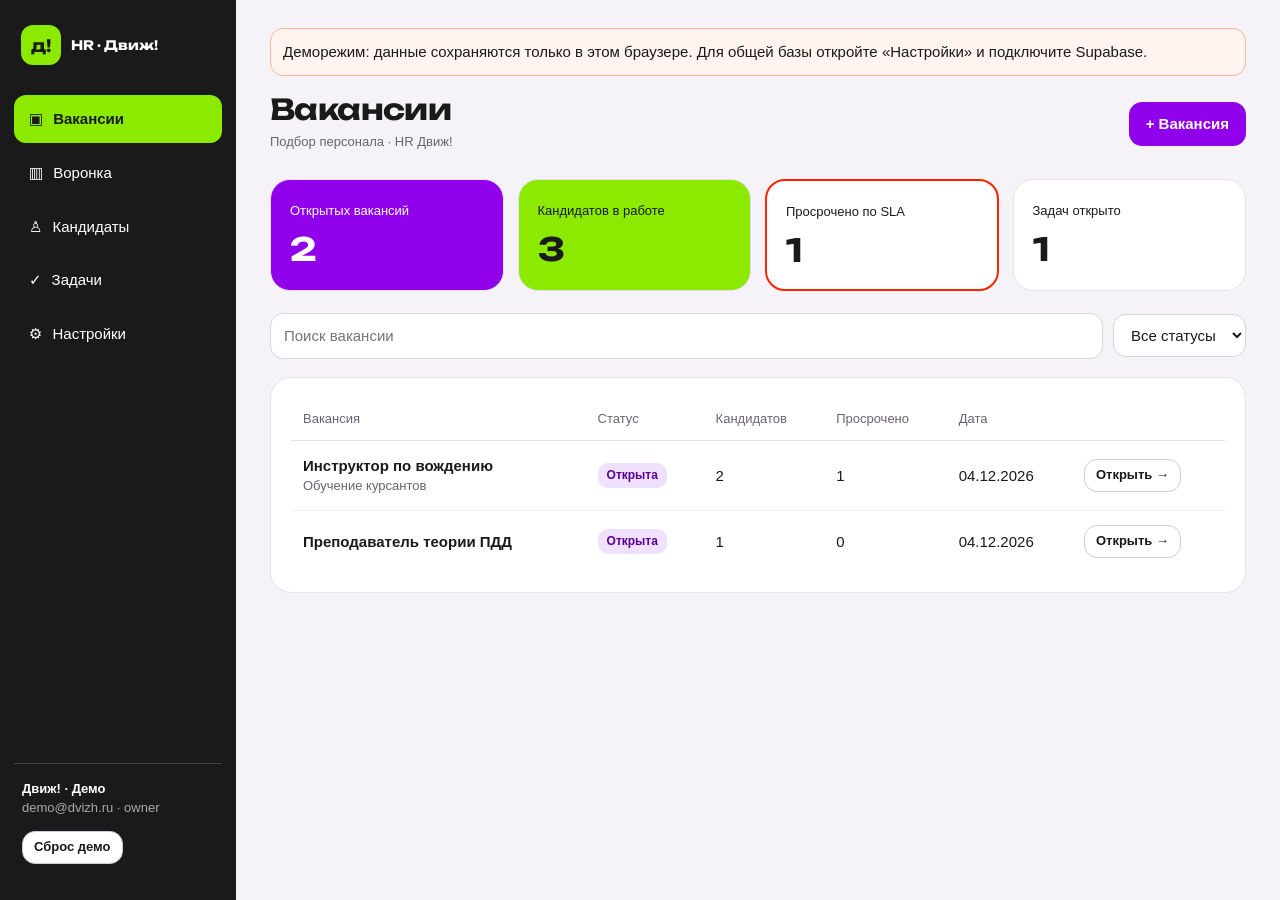
<file: index.html>
<!doctype html>
<html lang="ru"><head><meta charset="utf-8"><meta name="viewport" content="width=device-width, initial-scale=1"><meta name="theme-color" content="#1a1a1a"><title>HR Движ! — ATS</title><link rel="preconnect" href="https://fonts.googleapis.com"><link href="https://fonts.googleapis.com/css2?family=Unbounded:wght@500;700&display=swap" rel="stylesheet"><link rel="stylesheet" href="./app.css"></head>
<body><div id="app"><div class="loading">Загрузка HR Движ!…</div></div><div id="toast" role="status" aria-live="polite"></div>
<script type="module" src="./app.js"></script><script defer src="./pipeline-editor.js"></script></body></html>
</file>
<file: app.css>
:root{--p:#9000ea;--lime:#8bea00;--red:#ff2100;--ink:#1a1a1a;--muted:#696473;--bg:#f5f3f8;--border:#e6e2ec;--col:#ece8f2;--white:#fff}*{box-sizing:border-box}body{margin:0;background:var(--bg);color:var(--ink);font:15px/1.45 "Helvetica Neue",Arial,system-ui,sans-serif}button,input,select,textarea{font:inherit}button{cursor:pointer}button:disabled{opacity:.5;cursor:not-allowed}a{color:inherit}.shell{display:flex;min-height:100vh}.side{width:236px;flex:0 0 236px;background:var(--ink);color:#fff;padding:20px 14px;display:flex;flex-direction:column;gap:6px;position:sticky;top:0;height:100vh}.brand{display:flex;gap:10px;align-items:center;padding:5px 7px 24px;font:700 13px Unbounded,Arial}.logo{display:grid;place-items:center;width:40px;height:40px;border-radius:12px;background:var(--lime);color:var(--ink);font:bold 17px Unbounded}.nav{background:transparent;color:#fff;border:0;text-align:left;padding:13px 15px;border-radius:12px;width:100%;display:flex;gap:10px;align-items:center}.nav.active{background:var(--lime);color:var(--ink);font-weight:700}.nav:hover:not(.active){background:#373737}.foot{margin-top:auto;border-top:1px solid #444;padding:16px 8px;font-size:13px}.foot span{color:#aaa}.workspace{flex:1;min-width:0;padding:28px 34px;max-width:1900px}.top{display:flex;justify-content:space-between;align-items:center;gap:18px;margin-bottom:22px;flex-wrap:wrap}.title{font:700 clamp(21px,2.25vw,30px)/1.3 Unbounded,Arial;letter-spacing:-.6px;margin:0}.sub{color:var(--muted);font-size:13px;margin:5px 0}.actions,.filters{display:flex;gap:10px;align-items:center;flex-wrap:wrap}.btn{border:0;border-radius:13px;padding:11px 17px;min-height:44px;background:var(--p);color:white;font-weight:700}.btn.alt{background:white;color:var(--ink);border:1px solid #cfc9d8}.btn.lime{background:var(--lime);color:var(--ink)}.btn.danger{background:#fff0ed;color:#b5220d}.btn.small{min-height:32px;padding:6px 11px;font-size:13px}.btn:hover{filter:brightness(.95)}.metrics{display:grid;grid-template-columns:repeat(4,minmax(150px,1fr));gap:14px;margin-bottom:22px}.metric{background:white;border:1px solid var(--border);border-radius:20px;padding:19px}.metric.purple{background:var(--p);color:#fff}.metric.green{background:var(--lime)}.metric.warn{border:2px solid var(--red)}.metric .num{font:700 32px Unbounded;letter-spacing:-1px;margin-top:8px}.metric small{font-size:13px}.panel{background:white;border:1px solid var(--border);border-radius:21px;padding:20px;margin-bottom:20px;overflow:auto}.table{border-collapse:collapse;width:100%;min-width:740px}.table th{text-align:left;color:var(--muted);font-size:13px;font-weight:500;padding:12px;border-bottom:1px solid var(--border)}.table td{border-bottom:1px solid #f0edf3;padding:14px 12px;vertical-align:middle}.table tr:last-child td{border-bottom:0}.item-link{border:0;padding:0;background:none;font-weight:700;text-align:left;color:var(--ink);text-decoration:none}.item-link:hover{color:var(--p)}.muted{color:var(--muted);font-size:13px}.tag{display:inline-block;background:#eee6f7;border-radius:10px;padding:4px 9px;font-size:12px;font-weight:700}.tag.open{background:#efe0fc;color:#5a0094}.tag.over{background:#ffd3cc}.search,select,input,textarea{background:#fff;color:var(--ink);border:1px solid #d9d4e2;border-radius:13px;padding:11px 13px;outline-color:var(--p)}.search{min-width:240px;flex:1}.filters{margin-bottom:18px}.board{display:flex;gap:15px;overflow-x:auto;align-items:flex-start;padding-bottom:16px}.lane{background:var(--col);width:263px;min-width:263px;border-radius:19px;padding:12px;min-height:210px}.lane-head{display:flex;align-items:center;justify-content:space-between;font-weight:700;padding:6px 5px 14px;border-top:5px solid var(--p);margin-top:3px}.lane-count{background:#fff;border-radius:9px;padding:2px 9px}.cand-card{background:white;border:1px solid var(--border);border-radius:15px;padding:14px;margin-bottom:10px}.cand-card.overdue{border:2px solid var(--red)}.cand-card .line{display:flex;justify-content:space-between;gap:8px;margin-bottom:8px}.cand-card p{color:var(--muted);font-size:12px;margin:8px 0}.twocol{display:grid;grid-template-columns:minmax(0,1.8fr) minmax(290px,1fr);gap:18px}.kv{display:grid;grid-template-columns:120px 1fr;gap:9px 12px;margin-top:12px}.kv dt{color:var(--muted)}.kv dd{margin:0}.feed{display:flex;flex-direction:column;gap:11px}.feed-item{border-left:3px solid var(--p);padding:5px 12px;background:#faf9fc;border-radius:4px 10px 10px 4px}.form-grid{display:grid;grid-template-columns:repeat(2,minmax(0,1fr));gap:13px}.field{display:flex;flex-direction:column;gap:6px;font-size:13px;font-weight:700}.field.full{grid-column:1/-1}.field textarea{min-height:90px;resize:vertical}.dialog{border:0;border-radius:22px;padding:25px;width:min(94vw,590px);max-height:90vh;overflow:auto;box-shadow:0 24px 80px #1a1a1a50}.dialog::backdrop{background:#11081990}.dialog h2{font:700 21px Unbounded;margin:0 0 19px}.dialog-menu{display:flex;justify-content:flex-end;gap:10px;margin-top:20px}.auth{min-height:100vh;display:grid;place-items:center;padding:20px}.auth .panel{width:min(100%,480px)}.empty{text-align:center;padding:45px 20px;color:var(--muted)}.loading{text-align:center;padding:70px}.alert{background:#fff4ef;border:1px solid #ffb59d;border-radius:13px;padding:12px;margin-bottom:15px}.note{padding:12px;border:1px solid var(--border);border-radius:12px;margin-bottom:8px}.task-row{display:flex;align-items:center;gap:14px;justify-content:space-between;border-bottom:1px solid var(--border);padding:14px 5px}.task-row:last-child{border:0}#toast{position:fixed;right:24px;bottom:24px;background:var(--ink);color:white;padding:12px 18px;border-radius:12px;opacity:0;pointer-events:none;transition:opacity .2s;z-index:8;max-width:420px}#toast.show{opacity:1}.details{display:flex;align-items:center;gap:8px}.mobilebar{display:none}@media(max-width:1000px){.metrics{grid-template-columns:repeat(2,minmax(0,1fr))}.twocol{grid-template-columns:1fr}.workspace{padding:22px}}@media(max-width:650px){.side{display:none}.workspace{padding:17px 14px 85px}.metrics{gap:8px}.metric{padding:13px}.metric .num{font-size:24px}.title{font-size:21px}.form-grid{grid-template-columns:1fr}.field.full{grid-column:auto}.mobilebar{display:flex;position:fixed;bottom:0;background:#1a1a1a;padding:9px;left:0;right:0;gap:5px;z-index:4}.mobilebar .nav{font-size:12px;justify-content:center;padding:10px 5px}.board{margin-right:-14px}.dialog{padding:17px}}
/* Drag-and-drop: вакансии / воронка */
.cand-card[draggable="true"]{cursor:grab;user-select:none;touch-action:pan-y}
.cand-card[draggable="true"]:active{cursor:grabbing}
.cand-card.dragging{opacity:.35;border-style:dashed}
.lane.drag-target{background:#e7d4f8;outline:2px dashed var(--p);outline-offset:-2px;transition:background .12s}

.stage-settings{display:flex;flex-direction:column;gap:10px;max-height:48vh;overflow:auto}.stage-setting{border:1px solid var(--border);border-radius:13px;padding:12px;display:flex;justify-content:space-between;align-items:center;gap:10px;flex-wrap:wrap}.stage-setting .actions{gap:5px}
</file>
